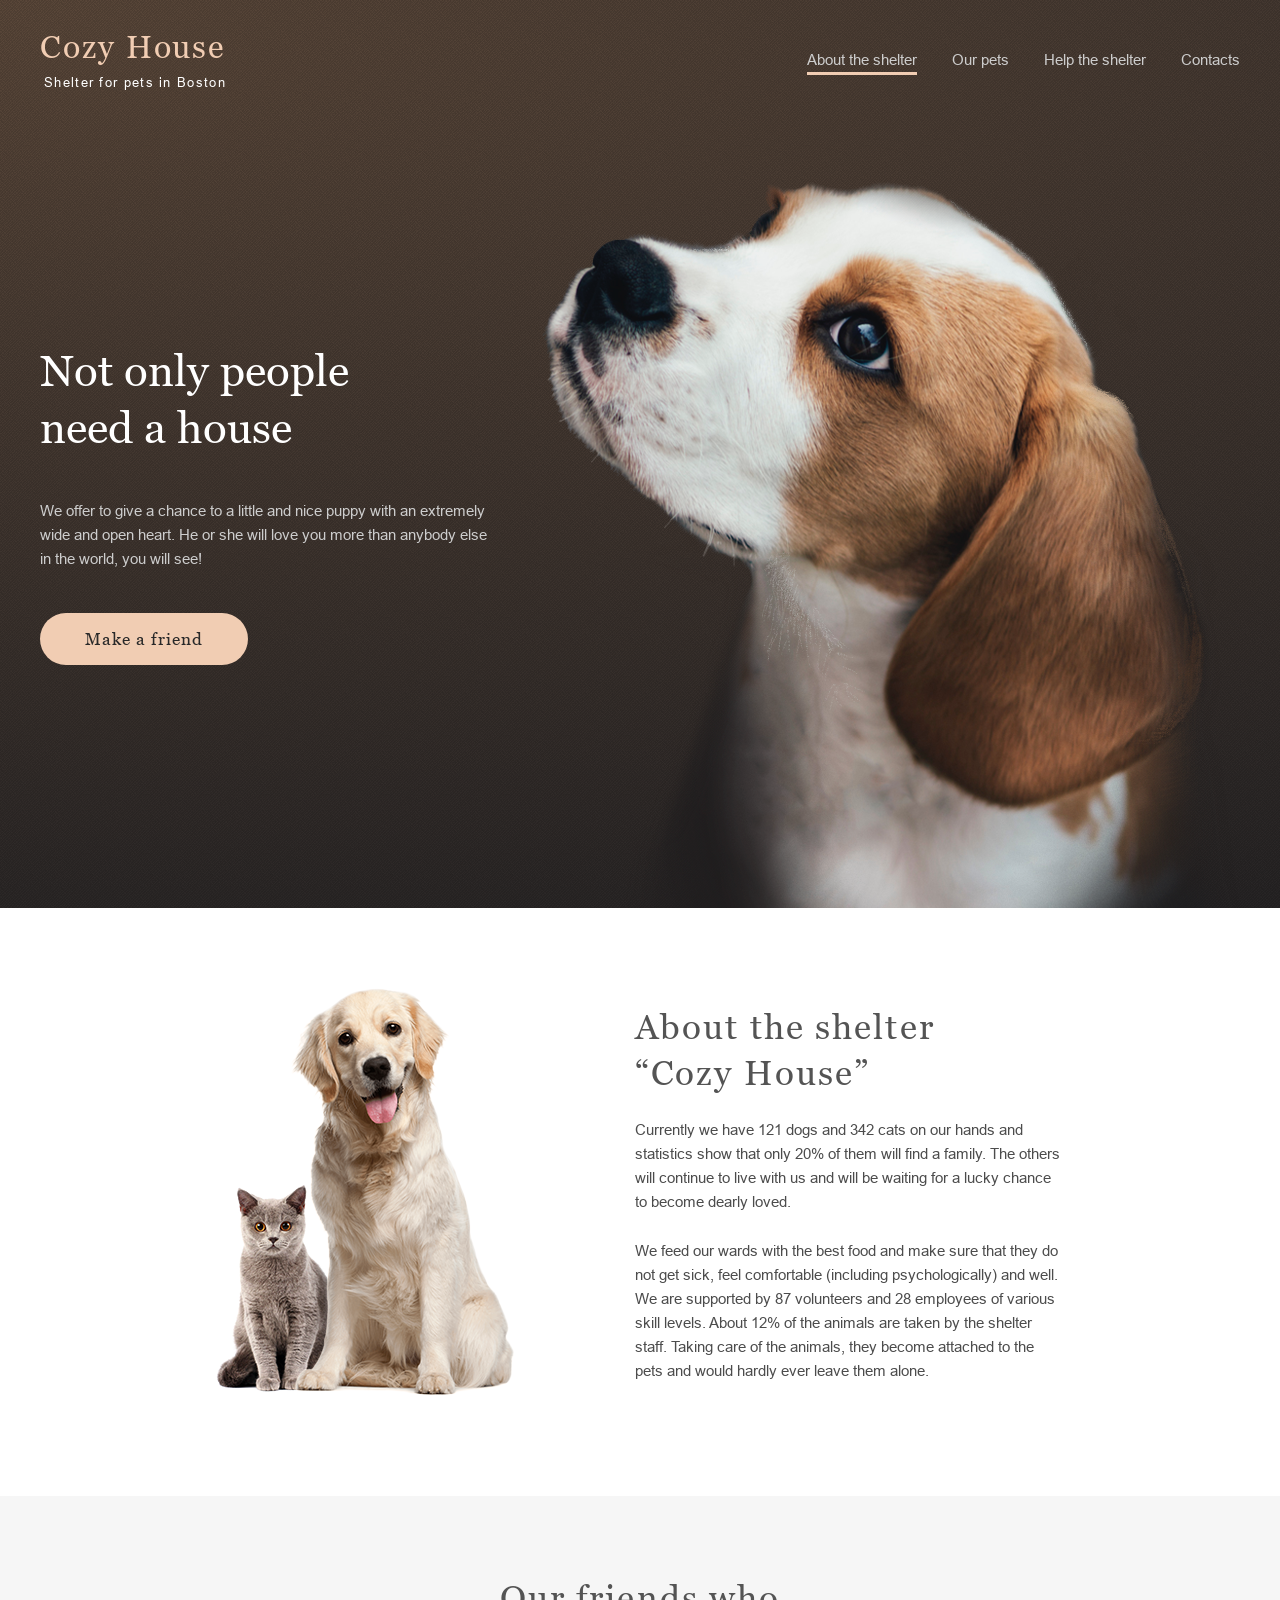
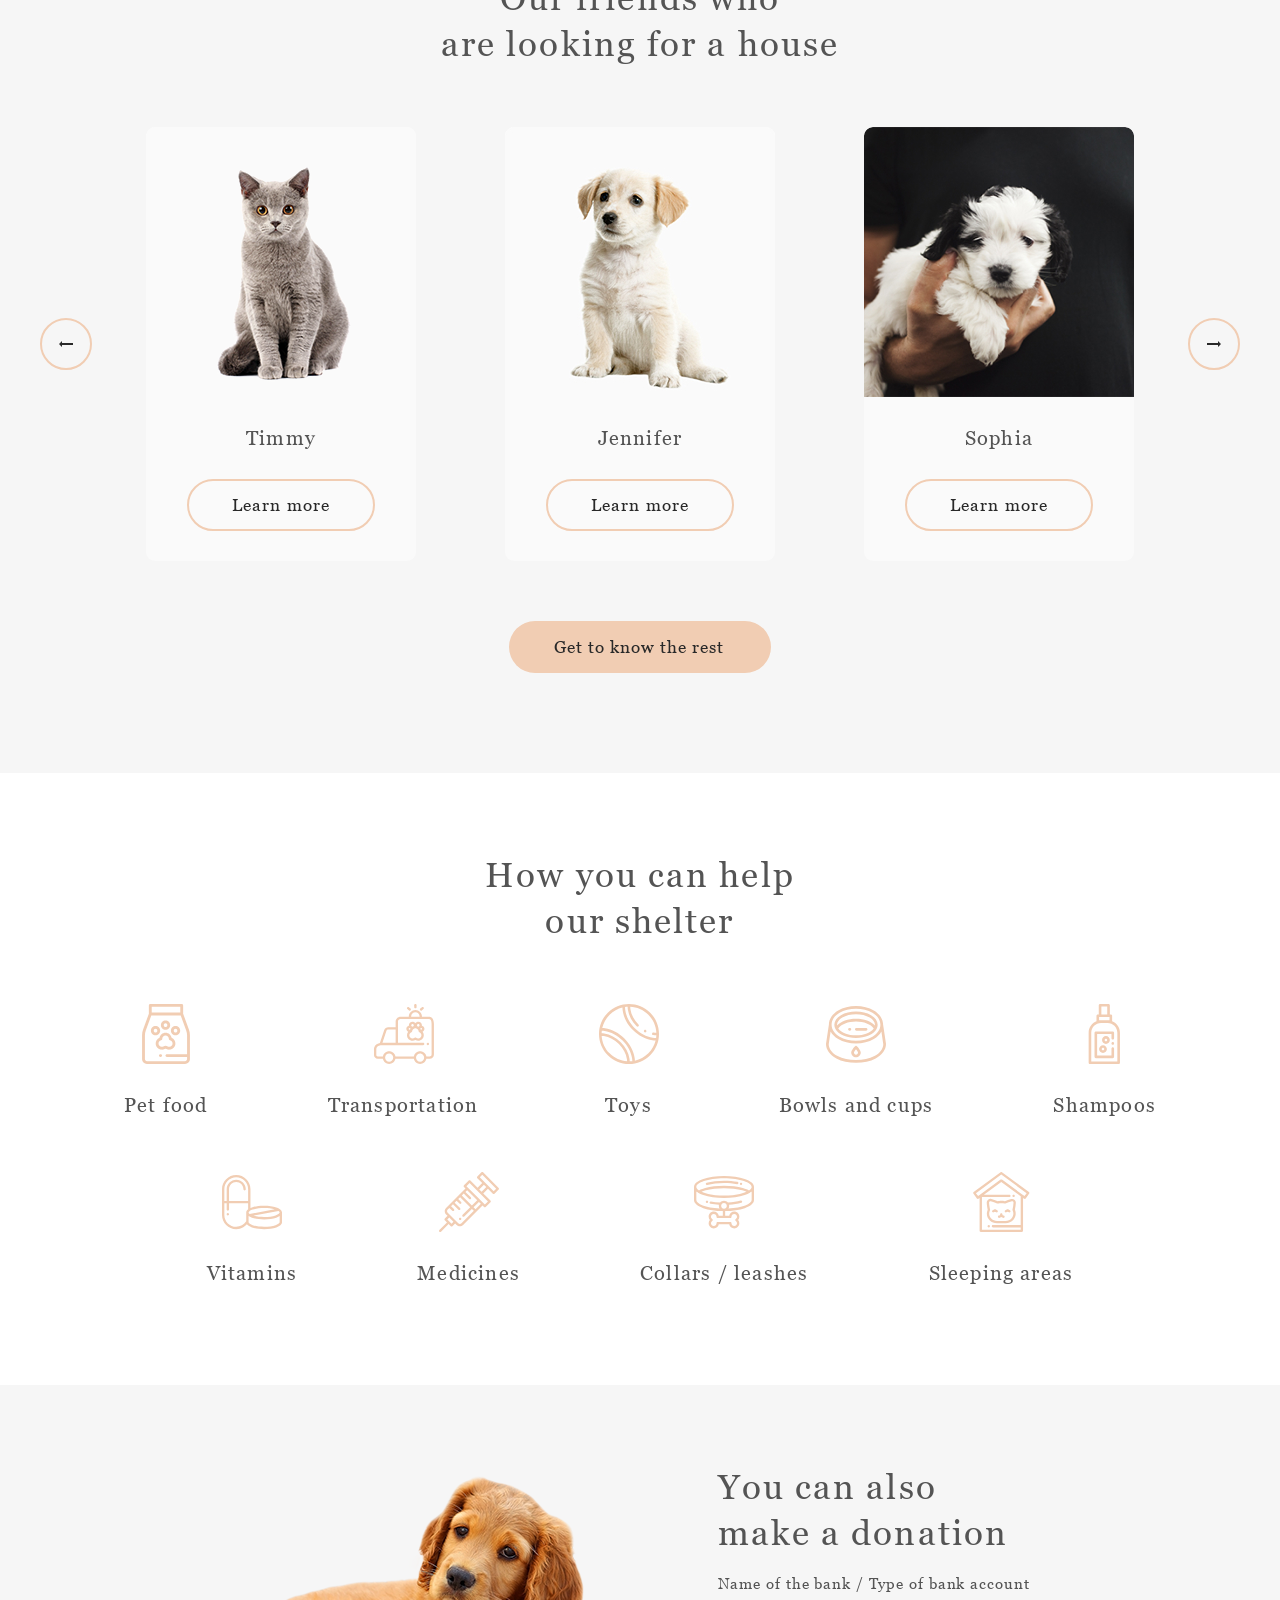
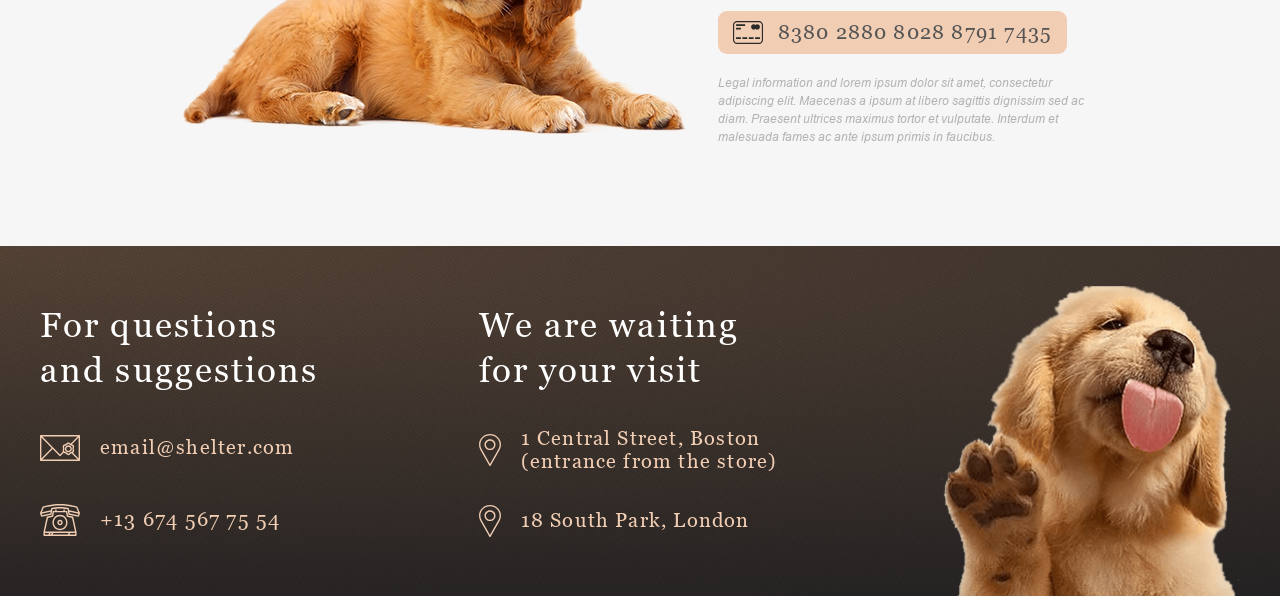
<file: index.html>
<!DOCTYPE html>
<html lang="en">

<head>
    <meta charset="UTF-8">
    <meta name="viewport" content="width=device-width, initial-scale=1.0">
    <title>Cozy House | main page</title>
    <link rel="preload" href="fonts/ArialMT.woff2" as="font" type="font/woff2" crossorigin>
    <link rel="preload" href="fonts/Georgia.woff2" as="font" type="font/woff2" crossorigin>
    <link rel="stylesheet" href="css/style.css">
    <link rel="icon" type="image/x-icon" href="images/favicon.ico">
    <script src="./js/main.js" type="module" defer></script>
</head>

<body>
    <header class="header">
        <div class="container">
            <div class="header__row">
                <a class="header__logo logo" href="#">
                    <div class="logo__title">
                        Cozy House
                    </div>
                    <div class="logo__desc">
                        Shelter for pets in Boston
                    </div>
                </a>
                <nav class="header__main-menu main-menu">
                    <div class="menu-overlay" data-js-menu-overlay></div>
                    <ul class="main-menu__list" data-js-menu__list>
                        <li class="main-menu__item"><a href="#" class="main-menu__link main-menu__link--current">About
                                the shelter</a></li>
                        <li class="main-menu__item"><a href="pets.html" class="main-menu__link">Our pets</a></li>
                        <li class="main-menu__item"><a href="#help" class="main-menu__link">Help the shelter</a></li>
                        <li class="main-menu__item"><a href="#contacts" class="main-menu__link">Contacts</a></li>
                    </ul>
                </nav>
                <button class="burger header__burger" data-js-header__burger>
                    <span class="burger__elem"></span>
                    <span class="burger__elem"></span>
                    <span class="burger__elem"></span>
                </button>
            </div>
        </div>
    </header>
    <main class="main">
        <div class="hero">
            <div class="container">
                <div class="hero__row">
                    <div class="hero__content">
                        <h1 class="hero__title">
                            Not only people need a house
                        </h1>
                        <div class="hero__desc">
                            We offer to give a chance to a little and nice puppy with an extremely wide and open heart.
                            He or she will love you more than anybody else in the world, you will see!
                        </div>
                        <a class="hero__button button button--background" href="#friends">
                            Make a friend
                        </a>
                    </div>
                    <div class="hero__image-container">
                        <img class="hero__image" src="images/hero-image.png" width="698" height="728" alt="">
                    </div>
                </div>
            </div>
        </div>
        <section class="about">
            <div class="container">
                <div class="about__row">
                    <div class="about__image-container">
                        <img class="about__image" src="images/about-pets.png" width="300" height="408" alt="">
                    </div>
                    <div class="about__content">
                        <h2 class="section-title about__section-title">
                            About the shelter “Cozy House”
                        </h2>
                        <p>
                            Currently we have 121 dogs and 342 cats on our hands and statistics show that only 20% of
                            them will find a family. The others will continue to live with us and will be waiting for a
                            lucky chance to become dearly loved.
                        </p>
                        <p>
                            We feed our wards with the best food and make sure that they do not get sick, feel
                            comfortable (including psychologically) and well. We are supported by 87 volunteers and 28
                            employees of various skill levels. About 12% of the animals are taken by the shelter staff.
                            Taking care of the animals, they become attached to the pets and would hardly ever leave
                            them alone.
                        </p>
                    </div>
                </div>
            </div>
        </section>
        <section class="friends friends--hero" id="friends">
            <div class="container">
                <h2 class="friends__section-title section-title section-title--big-margin">
                    Our friends who
                    are&nbsp;looking for a house
                </h2>
                <div class="friends__slider slider" data-js-pets-container>
                    <div class="slider__arrow slider__arrow--left" data-js-btn-left>
                        <svg width="14" height="6" viewBox="0 0 14 6" fill="none" xmlns="http://www.w3.org/2000/svg">
                            <path d="M14 2V4H3V6L0 3L3 0V2H14Z" fill="#292929" />
                        </svg>
                    </div>

                    <div class="slider__window" id="window">
                        <div class="slider__track" data-js-track></div>
                    </div>
                    <!-- <div class="slider__wrapper" id="track">
                        <div class="slider__item">
                            <a class="friends-item" href="#">
                                <div class="friends-item__image-container">
                                    <img src="images/pets-katrine.jpg" alt="">
                                </div>
                                <div class="friends-item__title">
                                    Katrine
                                </div>
                                <div class="friends-item__button button button--round">
                                    Learn more
                                </div>
                            </a>
                        </div>
                        <div class="slider__item">
                            <a class="friends-item" href="#">
                                <div class="friends-item__image-container">
                                    <img src="images/pets-jennifer.jpg" alt="">
                                </div>
                                <div class="friends-item__title">
                                    Jennifer
                                </div>
                                <div class="friends-item__button button button--round">
                                    Learn more
                                </div>
                            </a>
                        </div>
                        <div class="slider__item">
                            <a class="friends-item" href="#">
                                <div class="friends-item__image-container">
                                    <img src="images/pets-woody.jpg" alt="">
                                </div>
                                <div class="friends-item__title">
                                    Woody
                                </div>
                                <div class="friends-item__button button button--round">
                                    Learn more
                                </div>
                            </a>
                        </div>
                        <div class="slider__item">
                            <a class="friends-item" href="#">
                                <div class="friends-item__image-container">
                                    <img src="images/pets/4.jpg" alt="">
                                </div>
                                <div class="friends-item__title">
                                    Sophia
                                </div>
                                <div class="friends-item__button button button--round">
                                    Learn more
                                </div>
                            </a>
                        </div>
                        <div class="slider__item">
                            <a class="friends-item" href="#">
                                <div class="friends-item__image-container">
                                    <img src="images/pets/pets-timmy.png" alt="">
                                </div>
                                <div class="friends-item__title">
                                    Timmy
                                </div>
                                <div class="friends-item__button button button--round">
                                    Learn more
                                </div>
                            </a>
                        </div>

                    </div> -->
                    
                    <div class="slider__arrow slider__arrow--right" data-js-btn-right>
                        <svg width="14" height="6" viewBox="0 0 14 6" fill="none" xmlns="http://www.w3.org/2000/svg">
                            <path d="M0 4V2L11 2V0L14 3L11 6V4L0 4Z" fill="#292929" />
                        </svg>
                    </div>
                </div>
                <a class="friends__button button button--background" href="pets.html">
                    Get to know the rest
                </a>
            </div>
        </section>
        <section class="help" id="help">
            <div class="container">
                <h2 class="help__section-title section-title section-title--big-margin">
                    How you can help
                    our shelter
                </h2>
                <div class="help__row">
                    <div class="help__col">
                        <div class="help-item">
                            <div class="help-item__icon">
                                <img src="images/help/1.svg" alt="">
                            </div>
                            <div class="help-item__name">
                                Pet food
                            </div>
                        </div>
                    </div>
                    <div class="help__col">
                        <div class="help-item">
                            <div class="help-item__icon">
                                <img src="images/help/2.svg" alt="">
                            </div>
                            <div class="help-item__name">
                                Transportation
                            </div>
                        </div>
                    </div>

                    <div class="help__col">
                        <div class="help-item">
                            <div class="help-item__icon">
                                <img src="images/help/3.svg" alt="">
                            </div>
                            <div class="help-item__name">
                                Toys
                            </div>
                        </div>
                    </div>
                    <div class="help__col">
                        <div class="help-item">
                            <div class="help-item__icon">
                                <img src="images/help/4.svg" alt="">
                            </div>
                            <div class="help-item__name">
                                Bowls and cups
                            </div>
                        </div>
                    </div>
                    <div class="help__col">
                        <div class="help-item">
                            <div class="help-item__icon">
                                <img src="images/help/5.svg" alt="">
                            </div>
                            <div class="help-item__name">
                                Shampoos
                            </div>
                        </div>
                    </div>
                    <div class="help__col">
                        <div class="help-item">
                            <div class="help-item__icon">
                                <img src="images/help/6.svg" alt="">
                            </div>
                            <div class="help-item__name">
                                Vitamins
                            </div>
                        </div>
                    </div>
                    <div class="help__col">
                        <div class="help-item">
                            <div class="help-item__icon">
                                <img src="images/help/7.svg" alt="">
                            </div>
                            <div class="help-item__name">
                                Medicines
                            </div>
                        </div>
                    </div>
                    <div class="help__col">
                        <div class="help-item">
                            <div class="help-item__icon">
                                <img src="images/help/8.svg" alt="">
                            </div>
                            <div class="help-item__name">
                                Collars / leashes
                            </div>
                        </div>
                    </div>
                    <div class="help__col">
                        <div class="help-item">
                            <div class="help-item__icon">
                                <img src="images/help/9.svg" alt="">
                            </div>
                            <div class="help-item__name">
                                Sleeping areas
                            </div>
                        </div>
                    </div>
                </div>
            </div>
        </section>
        <section class="dontaion">
            <div class="container">
                <div class="dontaion__row">
                    <div class="donation__image-container">
                        <img class="dontaion__image" src="images/donation-dog.png" alt="">
                    </div>
                    <div class="dontaion__content">
                        <h2 class="dontaion__section-title section-title">
                            You can also make a donation
                        </h2>
                        <p class="donation__subtitle">
                            Name of the bank / Type of bank account
                        </p>
                        <a class="donation__credit-card cradit-card" href="#">
                            <img class="cradit-card__img" src="images/credit-card.svg" alt="">
                            8380 2880 8028 8791 7435
                        </a>
                        <div class="donation__desc">
                            Legal information and lorem ipsum dolor sit amet, consectetur adipiscing elit. Maecenas a
                            ipsum at libero sagittis dignissim sed ac diam. Praesent ultrices maximus tortor et
                            vulputate. Interdum et malesuada fames ac ante ipsum primis in faucibus.
                        </div>
                    </div>
                </div>

            </div>
        </section>
    </main>
    <footer class="footer" id="contacts">
        <div class="container">
            <div class="footer__row">
                <div class="footer__col footer__col--links">
                    <h2 class="footer__section-title footer__section-title--big section-title">
                        For questions and suggestions
                    </h2>
                    <ul class="footer__contacts">
                        <li class="footer__list-item">
                            <a class="footer__item footer__item--center" href="mailto:email@shelter.com">
                                <img src="images/icon-email.svg" alt="">
                                email@shelter.com
                            </a>
                        </li>
                        <li class="footer__list-item">
                            <a class="footer__item footer__item--center" href="tel:+136745677554">
                                <img src="images/icon-phone.svg" alt="">
                                +13 674 567 75 54
                            </a>
                        </li>
                    </ul>
                </div>
                <div class="footer__col footer__col--adress">
                    <h2 class="footer__section-title section-title">
                        We are waiting for your visit
                    </h2>
                    <ul class="footer__contacts">
                        <li class="footer__list-item">
                            <a class="footer__item footer__item--center"
                                href="https://maps.app.goo.gl/FoFPzvUxAFWKKioE9" target="_blank">
                                <img src="images/icon-marker.svg" alt="">
                                1 Central Street, Boston (entrance from the store)
                            </a>
                        </li>
                        <li class="footer__list-item">
                            <a class="footer__item footer__item--center"
                                href="https://maps.app.goo.gl/FoFPzvUxAFWKKioE9" target="_blank">
                                <img src="images/icon-marker.svg" alt="">
                                18 South Park, London
                            </a>
                        </li>
                    </ul>
                </div>
                <div class="footer__col">
                    <img src="images/footer-puppy.png" alt="">
                </div>
            </div>
        </div>
    </footer>
    <div id="modal-overlay" class="modal-overlay">
        <div class="modal-window">
            <button id="modal-close" class="modal-close-btn">×</button>
            <div id="modal-content" class="modal-card"></div>
        </div>
    </div>
</body>

</html>
</file>
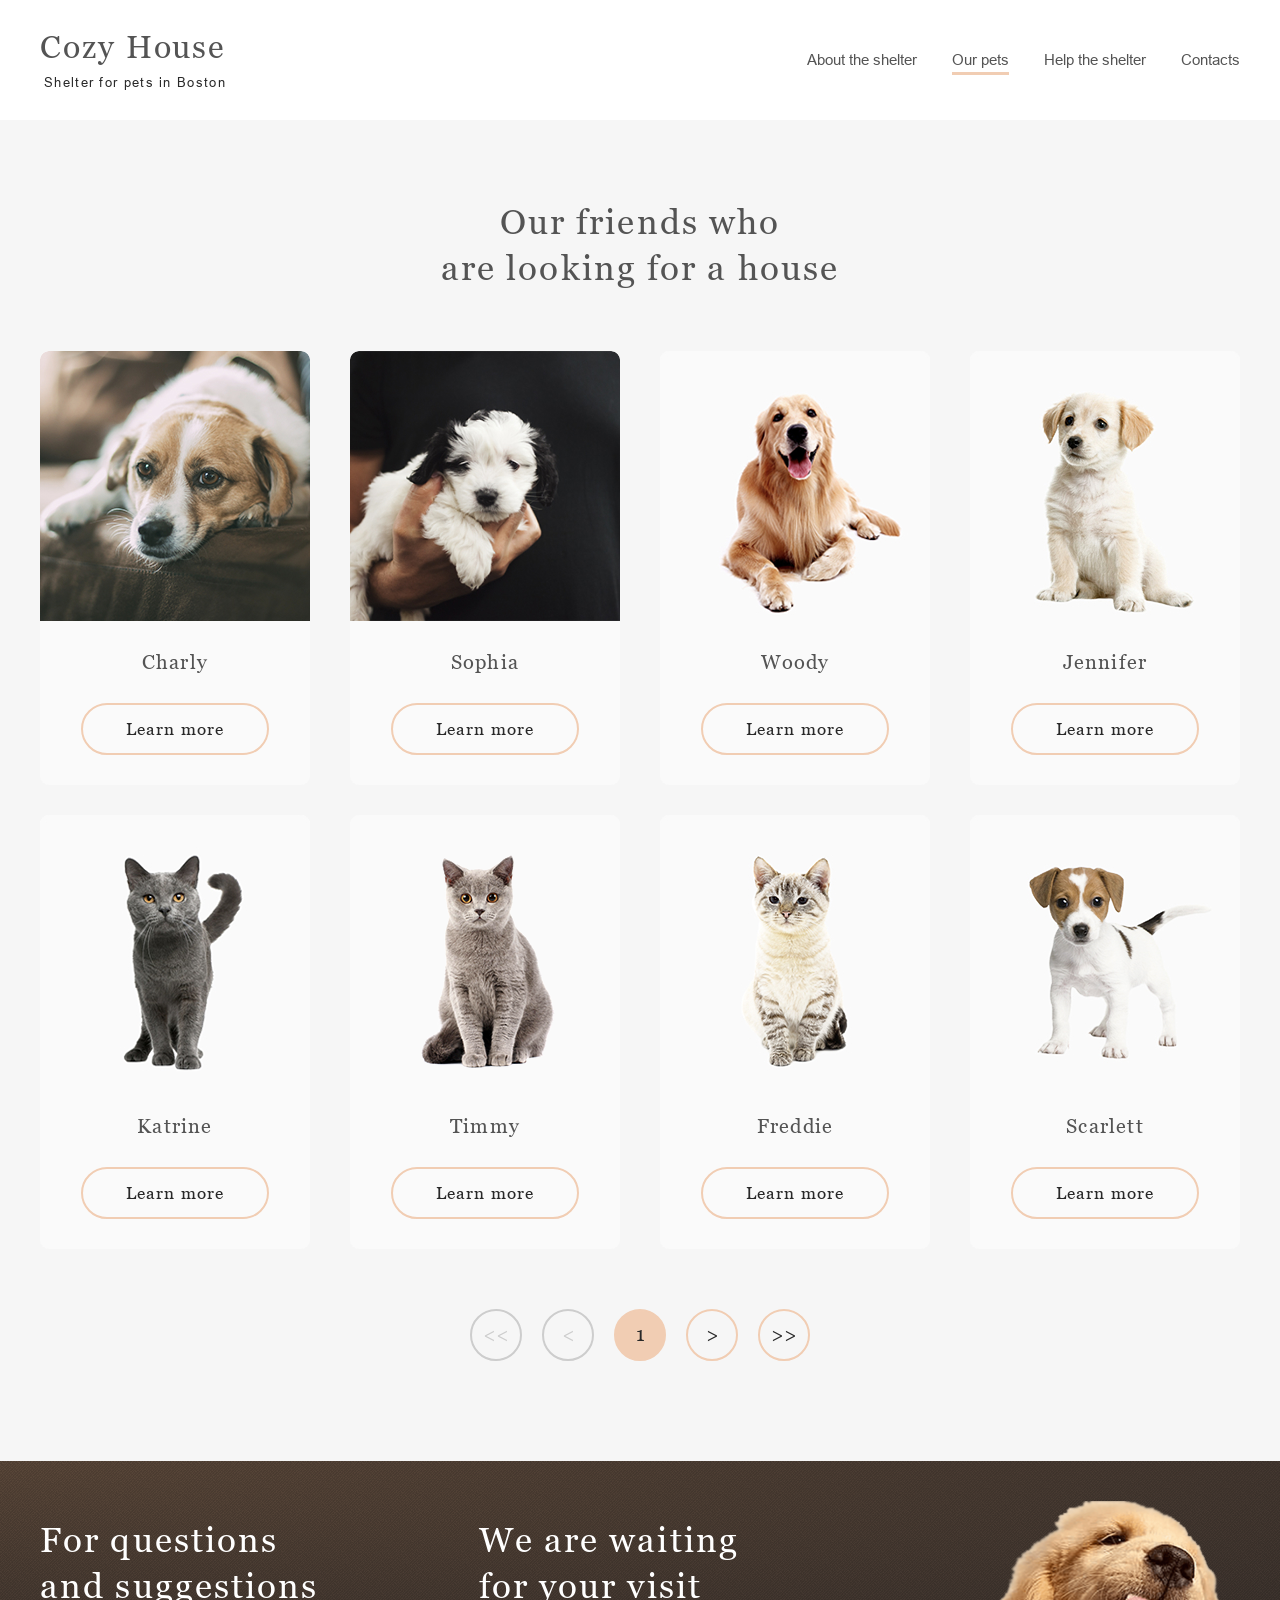
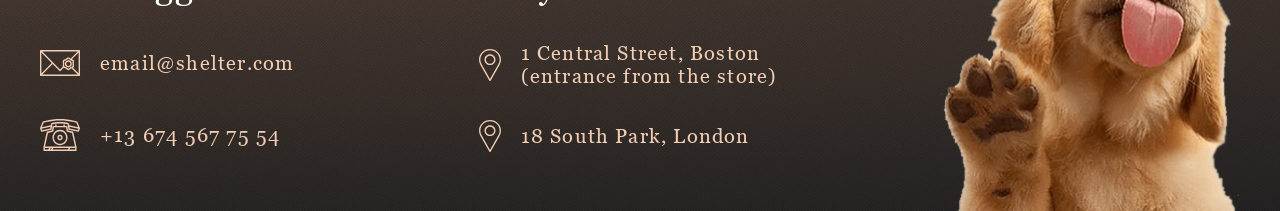
<file: pets.html>
<!DOCTYPE html>
<html lang="en">

<head>
    <meta charset="UTF-8">
    <meta name="viewport" content="width=device-width, initial-scale=1.0">
    <title>Cozy House | pets page</title>
    <link rel="preload" href="fonts/ArialMT.woff2" as="font" type="font/woff2" crossorigin>
    <link rel="preload" href="fonts/Georgia.woff2" as="font" type="font/woff2" crossorigin>
    <link rel="stylesheet" href="css/style.css">
    <link rel="icon" type="image/x-icon" href="images/favicon.ico">
    <script src="./js/main.js" type="module" defer></script>
</head>

<body>
    <header class="header header--inside header--white">
        <div class="container">
            <div class="header__row">
                <a class="header__logo logo"
                    href="https://rolling-scopes-school.github.io/soveliy-JSFEPRESCHOOL2024Q2/shelter/">
                    <div class="logo__title">
                        Cozy House
                    </div>
                    <div class="logo__desc">
                        Shelter for pets in Boston
                    </div>
                </a>
                <nav class="header__main-menu main-menu">
                    <div class="menu-overlay" data-js-menu-overlay></div>
                    <ul class="main-menu__list" data-js-menu__list>
                        <li class="main-menu__item"><a
                                href="./index.html"
                                class="main-menu__link">About the shelter</a></li>
                        <li class="main-menu__item"><a href="#" class="main-menu__link main-menu__link--current">Our
                                pets</a></li>
                        <li class="main-menu__item"><a
                                href="https://rolling-scopes-school.github.io/soveliy-JSFEPRESCHOOL2024Q2/shelter/#help"
                                class="main-menu__link">Help the shelter</a></li>
                        <li class="main-menu__item"><a href="#contacts" class="main-menu__link">Contacts</a></li>
                    </ul>
                </nav>
                <button class="burger header__burger" data-js-header__burger>
                    <span class="burger__elem"></span>
                    <span class="burger__elem"></span>
                    <span class="burger__elem"></span>
                </button>
            </div>
        </div>
    </header>
    <main class="main">
        <div class="friends" id="friends">
            <div class="container">
                <h1 class="friends__section-title section-title section-title--big-margin">
                    Our friends who
                    are&nbsp;looking for a house
                </h1>
                <div class="friends__grid" data-js-pets-grid>
                    <a class="friends-item" href="#">
                        <div class="friends-item__image-container">
                            <img src="images/pets-katrine.jpg" alt="">
                        </div>
                        <div class="friends-item__title">
                            Katrine
                        </div>
                        <div class="friends-item__button button button--round">
                            Learn more
                        </div>
                    </a>
                    <a class="friends-item" href="#">
                        <div class="friends-item__image-container">
                            <img src="images/pets-jennifer.jpg" alt="">
                        </div>
                        <div class="friends-item__title">
                            Jennifer
                        </div>
                        <div class="friends-item__button button button--round">
                            Learn more
                        </div>
                    </a>
                    <a class="friends-item" href="#">
                        <div class="friends-item__image-container">
                            <img src="images/pets-woody.jpg" alt="">
                        </div>
                        <div class="friends-item__title">
                            Woody
                        </div>
                        <div class="friends-item__button button button--round">
                            Learn more
                        </div>
                    </a>
                    <a class="friends-item" href="#">
                        <div class="friends-item__image-container">
                            <img src="images/pets/4.jpg" alt="">
                        </div>
                        <div class="friends-item__title">
                            Sophia
                        </div>
                        <div class="friends-item__button button button--round">
                            Learn more
                        </div>
                    </a>
                    <a class="friends-item" href="#">
                        <div class="friends-item__image-container">
                            <img src="images/pets/pets-timmy.png" alt="">
                        </div>
                        <div class="friends-item__title">
                            Timmy
                        </div>
                        <div class="friends-item__button button button--round">
                            Learn more
                        </div>
                    </a>
                    <a class="friends-item" href="#">
                        <div class="friends-item__image-container">
                            <img src="images/pets/pets-charly.jpg" alt="">
                        </div>
                        <div class="friends-item__title">
                            Charly
                        </div>
                        <div class="friends-item__button button button--round">
                            Learn more
                        </div>
                    </a>
                    <a class="friends-item" href="#">
                        <div class="friends-item__image-container">
                            <img src="images/pets/pets-scarlet.jpg" alt="">
                        </div>
                        <div class="friends-item__title">
                            Scarlett
                        </div>
                        <div class="friends-item__button button button--round">
                            Learn more
                        </div>
                    </a>
                    <a class="friends-item" href="#">
                        <div class="friends-item__image-container">
                            <img src="images/pets/8.jpg" alt="">
                        </div>
                        <div class="friends-item__title">
                            Freddie
                        </div>
                        <div class="friends-item__button button button--round">
                            Learn more
                        </div>
                    </a>
                </div>
                <nav class="friends__pagination pagination">
                    <ul class="pagination__list">
                        <li class="pagination__item">
                            <a class="pagination__link pagination__link--disable">&lt;&lt;</a>
                        </li>
                        <li class="pagination__item">
                            <a class="pagination__link pagination__link--disable">&lt;</a>
                        </li>
                        <li class="pagination__item">
                            <a class="pagination__link pagination__link--current">1</a>
                        </li>
                        <li class="pagination__item">
                            <a href="#" class="pagination__link">></a>
                        </li>
                        <li class="pagination__item">
                            <a href="#" class="pagination__link">>></a>
                        </li>
                    </ul>
                </nav>
            </div>
        </div>
    </main>
    <footer class="footer" id="contacts">
        <div class="container">
            <div class="footer__row">
                <div class="footer__col footer__col--links">
                    <h2 class="footer__section-title footer__section-title--big section-title">
                        For questions and suggestions
                    </h2>
                    <ul class="footer__contacts">
                        <li class="footer__list-item">
                            <a class="footer__item footer__item--center" href="mailto:email@shelter.com">
                                <img src="images/icon-email.svg" alt="">
                                email@shelter.com
                            </a>
                        </li>
                        <li class="footer__list-item">
                            <a class="footer__item footer__item--center" href="tel:+136745677554">
                                <img src="images/icon-phone.svg" alt="">
                                +13 674 567 75 54
                            </a>
                        </li>
                    </ul>
                </div>
                <div class="footer__col footer__col--adress">
                    <h2 class="footer__section-title section-title">
                        We are waiting for your visit
                    </h2>
                    <ul class="footer__contacts">
                        <li class="footer__list-item">
                            <a class="footer__item footer__item--center"
                                href="https://maps.app.goo.gl/FoFPzvUxAFWKKioE9" target="_blank">
                                <img src="images/icon-marker.svg" alt="">
                                1 Central Street, Boston (entrance from the store)
                            </a>
                        </li>
                        <li class="footer__list-item">
                            <a class="footer__item footer__item--center"
                                href="https://maps.app.goo.gl/FoFPzvUxAFWKKioE9" target="_blank">
                                <img src="images/icon-marker.svg" alt="">
                                18 South Park, London
                            </a>
                        </li>
                    </ul>
                </div>
                <div class="footer__col">
                    <img src="images/footer-puppy.png" alt="">
                </div>
            </div>
        </div>
    </footer>
    <div id="modal-overlay" class="modal-overlay">
        <div class="modal-window">
            <button id="modal-close" class="modal-close-btn">×</button>
            <div id="modal-content" class="modal-card"></div>
        </div>
    </div>
</body>

</html>
</file>
<file: css/style.css>
:root {
	--color-light-xl: #fff;
	--color-light-l: #f6f6f6;
	--color-light-s: #fafafa;
	--color-dark-s: #cdcdcd;
	--color-dark-m: #b2b2b2;
	--color-dark-l: #545454;
	--color-dark-xl: #4c4c4c;
	--color-dark-2xl: #444;
	--color-dark-3xl: #292929;
	--color-primary: #f1cdb3;
	--color-primary-light: #fddcc4;
	--start-screen-gradient-background: #211f20;
	--footer-gradient-background: #211f20;
	--font-family: "Georgia", sans-serif;
	--second-family: "Arial", sans-serif;
}

@font-face {
	font-family: 'Georgia';
	src: url('../fonts/Georgia-Italic.woff2') format('woff2');
	font-weight: normal;
	font-style: italic;
	font-display: swap;
}

@font-face {
	font-family: 'Arial';
	src: url('../fonts/ArialMT.woff2') format('woff2');
	font-weight: normal;
	font-style: normal;
	font-display: swap;
}

@font-face {
	font-family: 'Arial';
	src: url('../fonts/Arial-ItalicMT.woff2') format('woff2');
	font-weight: normal;
	font-style: italic;
	font-display: swap;
}

@font-face {
	font-family: 'Georgia';
	src: url('../fonts/Georgia.woff2') format('woff2');
	font-weight: normal;
	font-style: normal;
	font-display: swap;
}


html {
	scroll-behavior: smooth;
	height: 100%;
}

body {
	display: flex;
	flex-direction: column;
	height: 100%;
	margin: 0;
	padding: 0;
	font-family: var(--font-family);
	color: var(--color-dark-l);
	background: var(--color-light-l);
}

body.lock {
	overflow: hidden;
}

.main {
	flex: 1 0 auto;
}

.footer {
	flex: 0 0 auto;
}

.container {
	max-width: 1200px;
	padding: 0 15px;
	margin: 0 auto;
}

.burger {
	background-color: transparent;
	padding: 0;
	border: none;
	cursor: pointer;
}

.button {
	display: inline-flex;
	box-sizing: border-box;
	font-family: var(--font-family);
	font-weight: 400;
	font-size: 17px;
	line-height: 130%;
	color: var(--color-dark-3xl);
	letter-spacing: 0.06em;
	text-decoration: none;
	border-radius: 100px;
	transition: 0.3s;
}

.button--background {
	padding: 15px 45px;
	background: var(--color-primary);
}

.button--background:hover {
	background: var(--color-primary-light)
}

.button--round {
	padding: 13px 43px;
	border: 2px solid var(--color-primary);
}

.section-title {
	font-family: var(--font-family);
	font-weight: 400;
	font-size: 35px;
	line-height: 130%;
	letter-spacing: 0.06em;
	color: var(--color-dark-l);
	margin: 0;
}

.section-title--big-margin {
	margin-bottom: 60px;
}

.header {
	position: absolute;
	top: 0;
	left: 0;
	z-index: 10;
	width: 100%;
	padding: 30px 0;
}

.header--inside {
	position: relative;
}

.header--white {
	background: var(--color-light-xl);
}

.header--white .logo__title {
	color: var(--color-dark-l);
}

.header--white .logo__desc {
	color: var(--color-dark-3xl);
}

.header--white .main-menu__link {
	color: var(--color-dark-l);
}

.header--white .main-menu__list.active .main-menu__link {
	color: var(--color-dark-s);
}

.header--white .main-menu__link:not(.main-menu__link--current):hover {
	color: var(--color-dark-3xl);
}

.header--white .main-menu__list.active .main-menu__link:not(.main-menu__link--current):hover {
	color: var(--color-light-xl);
}

.header--white .burger__elem {
	background-color: #000000;
}

.header--white .burger.active .burger__elem {
	background-color: #ffffff;
}

.header__row {
	display: flex;
	justify-content: space-between;
	align-items: center;
}

.logo {
	text-decoration: none;
}

.logo__title {
	font-family: var(--font-family);
	font-weight: 400;
	font-size: 32px;
	line-height: 110%;
	letter-spacing: 0.06em;
	color: var(--color-primary);
}

.logo__desc {
	margin-top: 10px;
	margin-left: 4px;
	font-family: var(--second-family);
	font-weight: 400;
	font-size: 13px;
	letter-spacing: 0.1em;
	color: var(--color-light-xl);
}

.main-menu__list {
	padding: 0;
	margin: 0;
	display: flex;
	gap: 35px;
	list-style: none;
}

.main-menu__link {
	position: relative;
	display: block;
	font-family: var(--second-family);
	font-weight: 400;
	font-size: 15px;
	line-height: 160%;
	color: var(--color-dark-s);
	text-decoration: none;
	transition: 0.3s;
}

.main-menu__link:after {
	content: '';
	position: absolute;
	top: 100%;
	left: 0;
	width: 0;
	height: 3px;
	background: var(--color-primary);
	transition: 0.3s;
}

.main-menu__link--current {
	cursor: inherit;
}

.main-menu__link.main-menu__link--current:after {
	width: 100%;
}

.main-menu__link:not(.main-menu__link--current):active,
.main-menu__link:not(.main-menu__link--current):hover {
	color: var(--color-light-s);
}


.main-menu__link:not(.main-menu__link--current):active:after {
	width: 100%;
}

.hero {
	position: relative;
	padding-top: 180px;
	background: var(--start-screen-gradient-background) radial-gradient(237.5% 111.8% at 0% 0%, rgb(91, 72, 58) 0%, rgb(38, 36, 37) 100%);
	background-size: cover;
}

.hero::before {
	content: '';
	position: absolute;
	top: 0;
	height: 100%;
	width: 100%;
	background-image: url(../images/noise_transparent.png);
}

.hero__row {
	position: relative;
	display: flex;
	align-items: flex-end;
	justify-content: space-between;
}

.hero__content {
	align-self: center;
	flex-shrink: 0;
	padding-bottom: 80px;
}

.hero__title {
	margin: 0;
	max-width: 310px;
	font-weight: 400;
	font-size: 44px;
	line-height: 130%;
	color: var(--color-light-xl);
}

.hero__desc {
	margin: 42px 0;
	font-family: var(--second-family);
	font-weight: 400;
	font-size: 15px;
	line-height: 160%;
	color: var(--color-dark-s);
	max-width: 460px;
}

.hero__image {
	display: block;
	max-width: 100%;
	height: auto;
}

.about {
	padding: 80px 0 96px;
	background: var(--color-light-xl);
}

.about__row {
	display: flex;
	align-items: center;
	justify-content: center;
	gap: 120px;
}

.about__content {
	max-width: 430px;
}

.about__section-title {
	max-width: 370px;
	margin-bottom: 22px;
}

.about__content p {
	font-family: var(--second-family);
	font-weight: 400;
	font-size: 15px;
	line-height: 160%;
	color: var(--color-dark-xl);
	margin: 0;
}

.about__content p+p {
	margin-top: 25px;
}

.friends {
	padding: 80px 0 100px;
}

.friends__grid {
	display: grid;
	grid-template-columns: repeat(4, 1fr);
	gap: 30px 40px;
}

.friends__section-title {
	max-width: 430px;
	margin-left: auto;
	margin-right: auto;
	text-align: center;
}

.friends__pagination {
	margin-top: 60px;
}

.pagination__list {
	display: flex;
	align-items: center;
	justify-content: center;
	gap: 20px;
	list-style: none;
	padding: 0;
	margin: 0;
	list-style: none;

}

.pagination__link {
	display: flex;
	align-items: center;
	justify-content: center;
	height: 52px;
	width: 52px;
	box-sizing: border-box;
	border: 2px solid var(--color-primary);
	border-radius: 100px;
	padding-bottom: 3px;
	font-size: 20px;
	line-height: 1;
	/* letter-spacing: 0.06em; */
	text-align: center;
	color: var(--color-dark-3xl);
	text-decoration: none;
	transition: 0.4s;
}

.pagination__link:not(.pagination__link--disable):not(.pagination__link--current):hover {
	background: var(--color-primary-light);
	border-color: var(--color-primary-light);
}

.pagination__link:not(.pagination__link--disable):not(.pagination__link--current):active,
.pagination__link--current {
	background: var(--color-primary);
	border-color: var(--color-primary);
}

.pagination__link--disable {
	color: var(--color-dark-s);
	border-color: var(--color-dark-s);
	cursor: no-drop;
}

.slider {
	position: relative;
	width: 100%;
	max-width: 1200px;
	margin: 0 auto;
	padding: 0 105px;
	box-sizing: border-box;
}

.slider__window {
	overflow: hidden;
	width: 100%;
}

.slider__track {
	display: flex;
	will-change: transform;
	transform: translateX(0);
}

.slider__page {
	flex: 0 0 100%;
	display: flex;
	justify-content: center;
	gap: 89px;
	box-sizing: border-box;
}

.slider__item {
	flex: 0 0 270px;
}

.slider__arrow {
	position: absolute;
	top: 50%;
	transform: translateY(-50%);
	display: flex;
	align-items: center;
	justify-content: center;
	height: 52px;
	width: 52px;
	box-sizing: border-box;
	border-radius: 100px;
	border: 2px solid var(--color-primary);
	cursor: pointer;
	transition: 0.3s;
}

.slider__arrow:hover {
	background-color: var(--color-primary-light);
	border-color: var(--color-primary-light);
}

.slider__arrow--left {
	left: 0;
}

.slider__arrow--right {
	right: 0;
}

.friends__button {
	display: block;
	max-width: 262px;
	margin: 60px auto 0;
}

.friends-item {
	display: flex;
	flex-direction: column;
	align-items: center;
	gap: 30px;
	padding-bottom: 30px;
	text-decoration: none;
	background: var(--color-light-s);
	border-radius: 9px;
	transition: 0.3s;
}

.friends-item:hover {
	background-color: #ffffff;
	box-shadow: 0 2px 35px 14px rgba(13, 13, 13, 0.04);
}

.friends-item:hover .friends-item__button {
	background: var(--color-primary-light);
	border-color: var(--color-primary-light);
}

.friends-item__image-container {
	position: relative;
	overflow: hidden;
	height: 270px;
	border-radius: 9px 9px 0 0;
}

.friends-item__image-container img {
	height: 100%;
	width: 100%;
	object-fit: contain;
	object-position: center;
}

.friends-item__title {
	font-family: var(--font-family);
	font-weight: 400;
	font-size: 20px;
	letter-spacing: 0.06em;
	text-align: center;
	color: var(--color-dark-l);
	text-decoration: none;
}

.help {
	padding: 80px 0 100px;
	background: var(--color-light-xl);
}

.help__section-title {
	max-width: 310px;
	margin-left: auto;
	margin-right: auto;
	text-align: center;
}

.help__row {
	display: flex;
	flex-wrap: wrap;
	gap: 55px 120px;
	justify-content: center;
}


.help-item {
	display: flex;
	flex-direction: column;
	align-items: center;
	gap: 30px;
}

.help-item__icon {
	height: 60px;
	display: flex;
	align-items: flex-end;
	justify-content: center;
}

.help-item__icon img {
	max-width: 100%;
	max-height: 60px;
}

.help-item__name {
	font-family: var(--font-family);
	font-weight: 400;
	font-size: 20px;
	line-height: 115%;
	letter-spacing: 0.06em;
	text-align: center;
	color: var(--color-dark-l);
}

.dontaion {
	padding: 80px 0 100px;
	background: var(--color-light-l);
}

.dontaion__row {
	display: flex;
	justify-content: center;
	align-items: center;
	gap: 30px;
}

.dontaion__content {
	max-width: 380px;
}

.dontaion__section-title {
	max-width: 300px;
}

.donation__subtitle {
	margin: 20px 0 18px;
	font-family: var(--font-family);
	font-weight: 400;
	font-size: 15px;
	line-height: 110%;
	letter-spacing: 0.06em;
	color: var(--color-dark-l);
}

.donation__image-container {
	padding-top: 4px;
}

.cradit-card {
	display: flex;
	align-items: center;
	padding: 10px 10px 10px 15px;
	box-sizing: border-box;
	max-width: 349px;
	font-family: var(--font-family);
	font-weight: 400;
	font-size: 20px;
	line-height: 115%;
	letter-spacing: 0.06em;
	color: var(--color-dark-l);
	text-decoration: none;
	border-radius: 9px;
	background: var(--color-primary);
	transition: 0.4s;
}

.cradit-card:hover {
	opacity: .8;
}

.cradit-card__img {
	margin-right: 15px;
}

.donation__desc {
	margin-top: 20px;
	font-family: var(--second-family);
	font-style: italic;
	font-weight: 400;
	font-size: 12px;
	line-height: 150%;
	color: var(--color-dark-m);
}


.footer {
	position: relative;
	padding: 40px 0 0 0;
	/* background:  radial-gradient(549.89% 73.65% at 5.73% 50%, rgb(81, 61, 47) 0%, rgb(26, 26, 28) 100%) var(--start-screen-gradient-background); */
	background: var(--start-screen-gradient-background) radial-gradient(237.5% 111.8% at 0% 0%, rgb(91, 72, 58) 0%, rgb(38, 36, 37) 100%);
}

.footer::before {
	content: '';
	position: absolute;
	top: 0;
	left: 0;
	height: 100%;
	width: 100%;
	background: url(../images/noise_transparent.png);
}

.footer__row {
	position: relative;
	display: flex;
	align-items: flex-start;
	justify-content: space-between;
}

.footer__section-title {
	margin-bottom: 33px;
	color: var(--color-light-xl);
}

.footer__section-title--big {
	margin-bottom: 38px;
}

.footer__contacts {
	padding: 0;
	margin: 0;
	list-style: none;
}

.footer__col--links {
	max-width: 279px;
}

.footer__col--adress {
	max-width: 302px;
}

.footer__col--adress .footer__list-item+.footer__list-item {
	margin-top: 32px;
}

.footer__col>img {
	display: block;
}

.footer__col:not(:last-child) {
	padding-top: 17px;
}

.footer__item {
	display: flex;
	align-items: flex-start;
	font-weight: 400;
	font-size: 20px;
	line-height: 115%;
	letter-spacing: 0.06em;
	color: var(--color-primary);
	text-decoration: none;
	transition: .4s;
}

.footer__item:hover {
	opacity: 0.8;
}

.footer__item--center {
	align-items: center;
}

.footer__item img {
	margin-right: 20px;
	flex-shrink: 0;
}

.footer__list-item+.footer__list-item {
	margin-top: 40px;
}

.burger {
	display: none;
}


.modal-overlay {
	position: fixed;
	top: 0;
	left: 0;
	width: 100%;
	height: 100%;
	background: rgba(41, 41, 41, 0.6);
	display: none;
	justify-content: center;
	align-items: center;
	z-index: 1000;
	cursor: pointer;
}

.modal-overlay.active {
	display: flex;
}

.modal-window {
	position: relative;
	background: #FAFAFA;
	border-radius: 9px;
	width: 900px;
	cursor: default;
}

.modal-close-btn {
	position: absolute;
	top: -52px;
	right: -42px;
	width: 52px;
	height: 52px;
	border: 2px solid #F1CDB3;
	background: transparent;
	border-radius: 50%;
	cursor: pointer;
	font-size: 26px;
	display: flex;
	justify-content: center;
	align-items: center;
	transition: 0.3s;
}

.modal-close-btn:hover {
	background-color: #F1CDB3;
}

.modal-card {
	display: flex;
	gap: 30px;
	align-items: start;
}

.modal-img {
	width: 500px;
	height: 500px;
	border-radius: 9px 0 0 9px;
	object-fit: cover;
}

.modal-info {
    padding-right: 20px;
}

.modal-name {
	font-size: 35px;
	margin-bottom: 10px;
}

.modal-type-breed {
	font-size: 20px;
	margin-bottom: 20px;
}

.modal-descr {
	font-size: 15px;
	margin-bottom: 20px;
	line-height: 1.2;
}

.modal-list {
	list-style: none;
	padding: 0;
}

.modal-list li {
	margin-bottom: 5px;
	font-weight: bold;
}

.modal-list span {
	font-weight: normal;
}



@media (max-width: 1279px) {
	.modal-window {
		width: 630px;
	}

	.modal-img {
		width: 350px;
		height: 350px;
	}
}

@media (max-width:1100px) {

	.slider__wrapper {
		gap: 50px;
	}

	.friends__grid {
		grid-template-columns: repeat(3, 1fr);
	}
}

@media (max-width:991px) {


	.container {
		padding: 0 30px;
	}

	.hero {
		padding-top: 149px;
	}

	.hero__row {
		flex-direction: column;
	}

	.hero__content {
		display: flex;
		flex-direction: column;
		padding-bottom: 100px;
	}

	.hero__desc {
		max-width: clamp(300px, 60vw, 800px);
	}

	.hero__image {
		max-width: 569px;
		width: 100%;
	}

	.hero__button {
		margin: 0 auto;
	}

	.about__row {
		flex-direction: column-reverse;
		gap: 80px;
	}

	.about__section-title {
		margin-bottom: 24px;
	}

	.slider {
		padding: 0 64px;
	}

	.slider__item {
		width: 100%;
	}

	.slider__wrapper {
		gap: 40px;
	}

	.slider__item:nth-child(3) {
		display: none;
	}

	.help {
		padding: 80px 0 99px;
	}

	.help__row {
		display: grid;
		grid-template-columns: repeat(3, 1fr);
		gap: 55px 0;
		padding: 0 10px;
		box-sizing: border-box;
	}

	.help__col {
		padding: 0 15px;
		box-sizing: border-box;
	}


	.dontaion__row {
		flex-direction: column-reverse;
		gap: 60px;
	}

	.donation__image-container {
		padding-top: 0;
	}

	.donation__image-container img {
		display: block;
		margin-left: -2px;
	}

	.donation__subtitle {
		margin: 20px 0 19px;
	}

	.footer {
		padding: 31px 0 0 0;
	}

	.footer__col:not(:last-child) {
		padding-top: 0;
	}

	.footer__row {
		flex-wrap: wrap;
		justify-content: center;
		gap: 64px 60px;
	}

	.friends {
		padding: 80px 0 78px;
	}

	.friends--hero {
		padding: 80px 0 100px;
	}

	.friends__section-title {
		margin-bottom: 30px;
	}

	.friends--hero .friends__section-title {
		margin-bottom: 60px;
	}

	.friends__grid {
		grid-template-columns: repeat(2, 1fr);
		padding: 0 64px;
	}

	.friends__grid .friends-item:nth-child(n + 7) {
		display: none;
	}

	.friends__pagination {
		margin-top: 40px;
	}

	.slider__page {
		gap: 40px;
	}
}

@media (max-width:767px) {

	.container {
		padding: 0 15px;
	}

	.header .container {
		padding: 0 20px;
	}

	.burger {
		position: relative;
		z-index: 2000;
		display: flex;
		flex-direction: column;
		justify-content: space-between;
		width: 30px;
		height: 22px;
		background: none;
		border: none;
		cursor: pointer;
		padding: 0;
	}

	.burger__elem {
		width: 100%;
		height: 2px;
		background-color: var(--color-primary);
		transition: transform 0.3s ease, opacity 0.3s ease, color 0.3s ease, top 0.3s ease, bottom 0.3s ease;
		position: relative;
	}

	.burger.active .burger__elem:nth-child(1) {
		top: 10px;
		transform: rotate(45deg);
	}

	.burger.active .burger__elem:nth-child(2) {
		opacity: 0;
		transform: scaleX(0);
	}

	.burger.active .burger__elem:nth-child(3) {
		bottom: 10px;
		transform: rotate(-45deg);
	}

	.main-menu__list {
		position: fixed;
		top: 0;
		right: -320px;
		box-sizing: border-box;
		width: 320px;
		height: 100vh;
		flex-direction: column;
		gap: 25px;
		padding: 80px 30px 30px;
		margin: 0;
		background: #151111;
		transition: right 0.3s ease-in-out;
		z-index: 1000;
	}

	.main-menu__list.active {
		right: 0;
	}

	.main-menu__link {
		display: block;
		padding: 10px 20px;
		padding-left: 0;
		color: #333333;
		text-decoration: none;
		transition: all 0.2s ease;
		color: var(--color-dark-s);
	}

	.menu-overlay {
		position: fixed;
		top: 0;
		left: 0;
		width: 100%;
		height: 100%;
		background: rgba(0, 0, 0, 0.5);
		opacity: 0;
		visibility: hidden;
		transition: all 0.3s ease;
		z-index: 999;
	}

	.menu-overlay.active {
		opacity: 1;
		visibility: visible;
	}

	.hero .container {
		padding: 0 14px;
	}

	.hero__content {
		text-align: center;
	}

	.hero__title {
		max-width: 255px;
		margin: 0 auto;
		font-size: 25px;
		line-height: 130%;
		letter-spacing: 0.06em;
	}

	.hero__desc {

		font-size: 15px;
		line-height: 160%;
	}

	.about {
		padding: 42px 0 38px;
	}

	.about .container {
		padding: 0 25px;
	}

	.about__row {
		gap: 41px;
	}

	.about__content p+p {
		margin-top: 22px;
	}


	.about__image {
		height: auto;
		max-width: 100%;
	}

	.section-title {
		font-size: 25px;
		line-height: 130%;
		letter-spacing: 0.06em;
		text-align: center;
	}


	.section-title--big-margin {
		margin-bottom: 41px;
	}

	.about__content p {
		text-align: justify;
	}

	.friends {
		padding: 42px 0 43px;
	}

	.slider {
		padding: 0 10px 72px;
	}

	.slider__item:nth-child(2) {
		display: none;
	}

	.slider__arrow {
		top: auto;
		bottom: 0;
	}

	.slider__arrow--right {
		transform: translateX(92px);
		right: 50%;
	}

	.slider__arrow--left {
		transform: translateX(-92px);
		left: 50%;
	}

	.friends__button {
		margin-top: 42px;
	}

	.help {
		padding: 42px 0 39px;
	}

	.help__row {
		grid-template-columns: repeat(2, 1fr);
		gap: 30px;
		padding: 0;
	}

	.help__section-title {
		max-width: 230px;
	}

	.help__col {
		padding: 0;
	}

	.help-item {
		gap: 21px;
	}

	.help-item__icon {
		height: 50px;
	}

	.help-item__icon img {
		max-height: 50px;
	}

	.help-item__name {
		font-size: 15px;
		line-height: 110%;
		letter-spacing: 0.06em;
	}



	.donation__image-container img {
		max-width: 100%;
	}

	.dontaion {
		padding: 42px 0;
	}

	.donation .container {
		padding: 0 19px;
	}

	.dontaion__section-title {
		max-width: 220px;
		margin: 0 auto;
	}

	.donation__subtitle {
		font-weight: 400;
		font-size: 15px;
		line-height: 160%;
		text-align: center;
		letter-spacing: 0;
	}

	.dontaion__content {
		display: flex;
		flex-direction: column;
	}

	.cradit-card {
		font-size: 15px;
		line-height: 110%;
		align-self: flex-start;
	}

	.dontaion .container {
		padding: 0 20px;
	}

	.dontaion__row {
		gap: 43px;
	}

	.donation__desc {
		text-align: justify;
	}

	.footer__item {
		justify-content: center;
	}

	.footer__row {
		gap: 40px;
	}

	.footer__section-title {
		margin-bottom: 38px;
	}

	.footer__col--adress .footer__contacts {
		margin: 0 -5px;
	}

	.footer__col--adress .footer__item {
		justify-content: flex-start;
	}

	.footer__col--adress .footer__list-item+.footer__list-item {
		margin-top: 40px;
	}

	.footer__col>img {
		max-width: 260px;
	}

	.friends__grid {
		padding: 0 9px;
		grid-template-columns: 1fr 1fr;
	}

	.friends__pagination {
		margin-top: 44px;
	}

	.pagination__list {
		gap: 10px;
	}

	.about__section-title {
		max-width: 300px;
		margin: 0 auto 24px;
	}

	.friends--hero .friends__section-title {
		margin-bottom: 42px;
	}

	.modal-window {
		width: 270px;
	}

	.modal-img {
		display: none;
	}

	.modal-info {
		padding: 10px;
	}

	.modal-close-btn {
		right: 0px;
	}
}

@media (max-width:650px) {
	.footer__row {
		flex-direction: column;
		align-items: center;
	}

}

@media (max-width:568px) {

	.friends__grid {
		grid-template-columns: 1fr;
	}

	.friends__grid .friends-item:nth-child(n + 4) {
		display: none;
	}

	.hero__image {
		max-width: 260px;
	}

	.hero__content {
		padding-bottom: 106px;
	}

	.hero__image-container {
		margin-right: -4px;
	}

	.about__image {
		max-width: 260px;
	}

	.donation__image-container img {
		max-width: 260px;
		margin-right: 0;
	}

}
</file>
